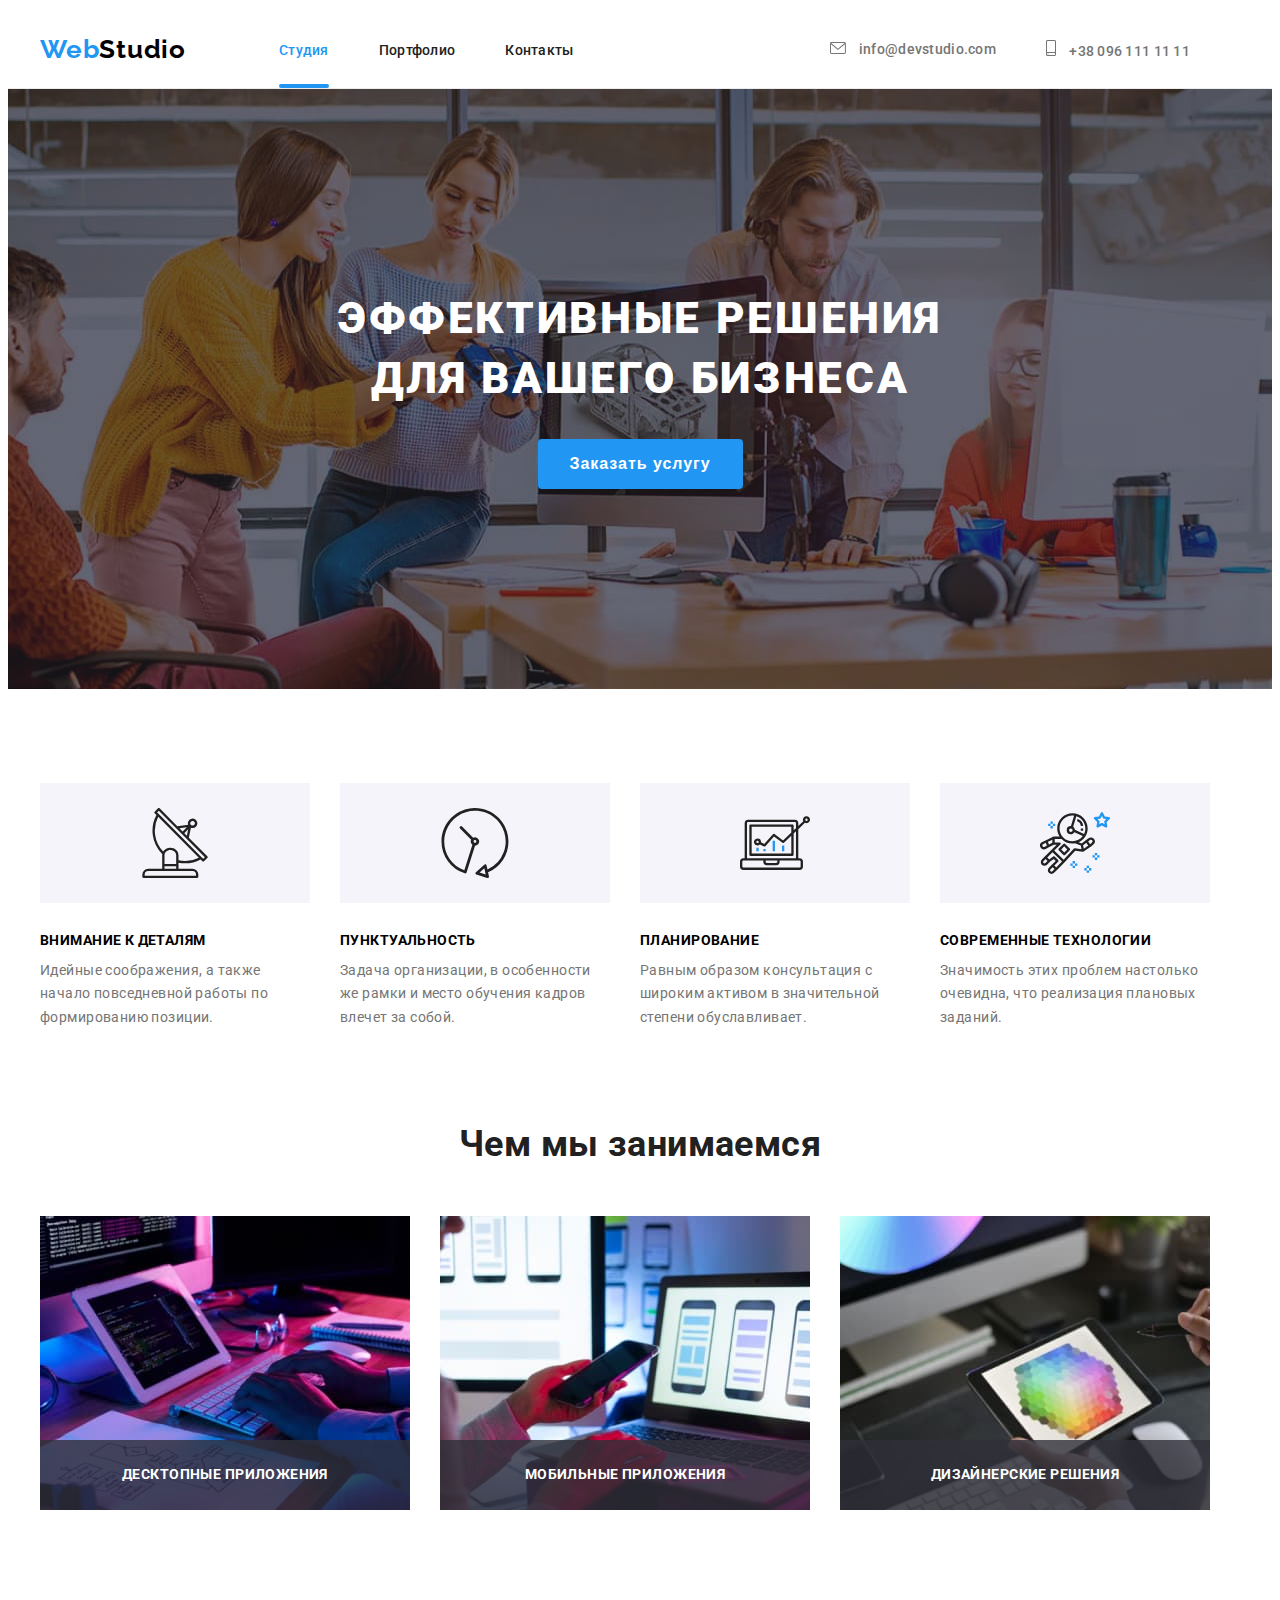
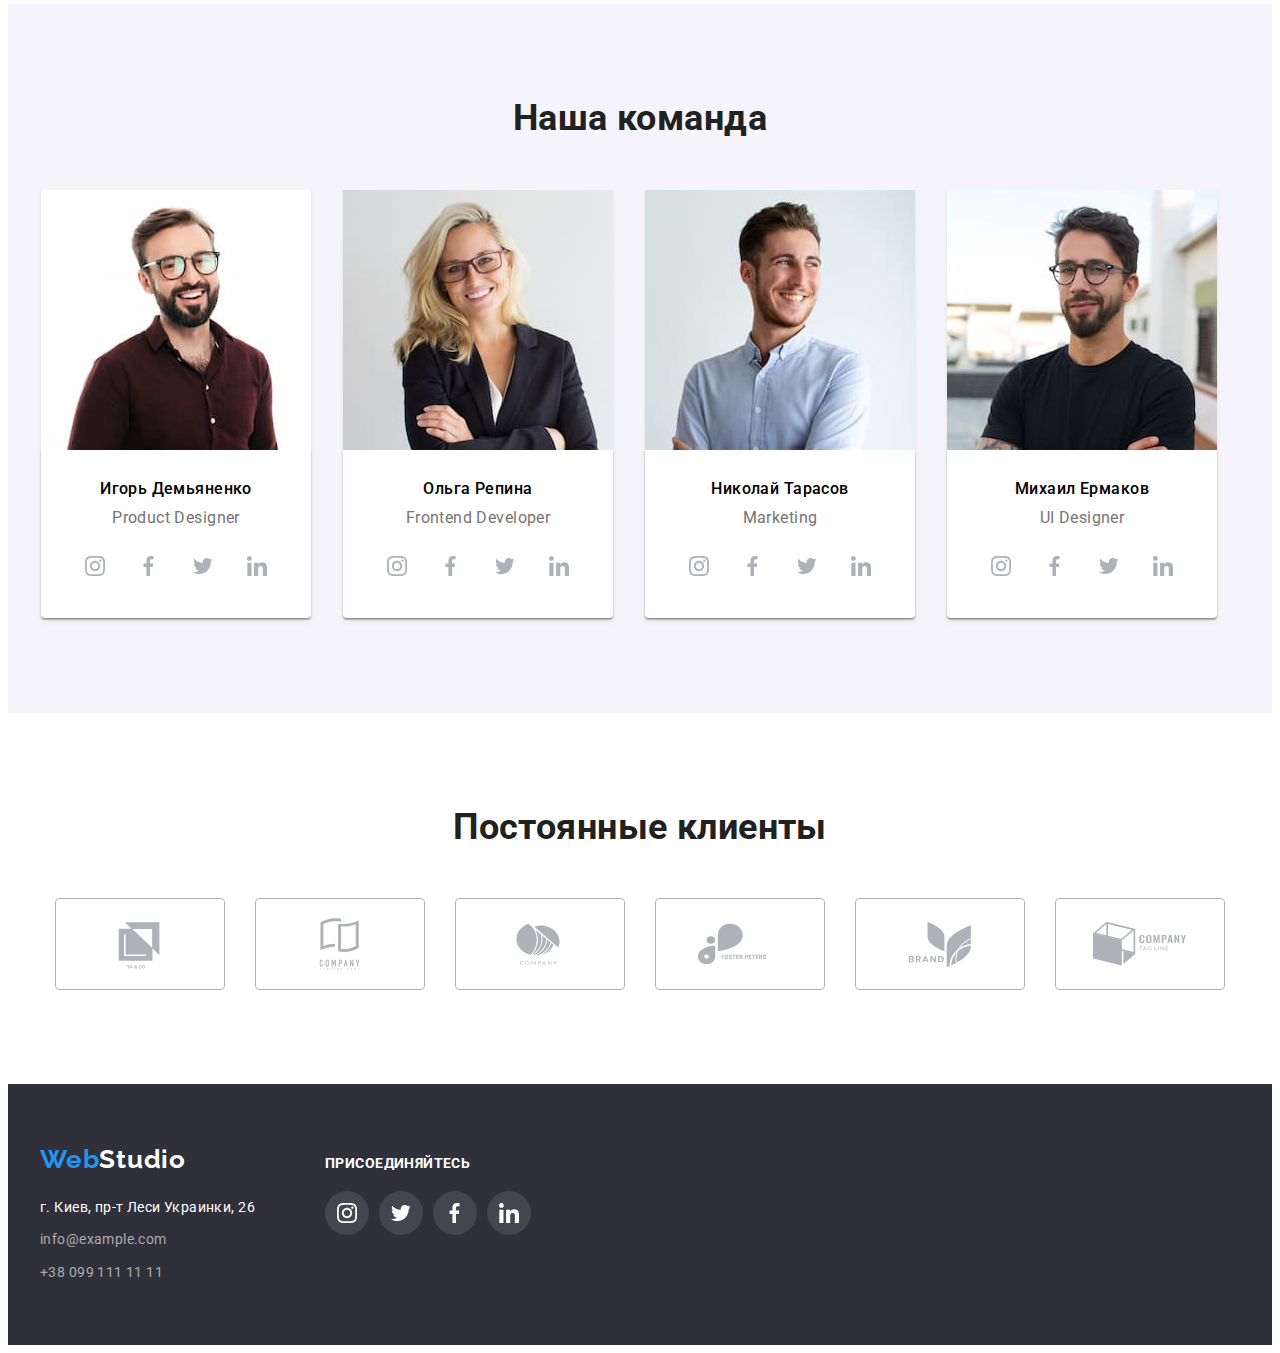
<file: index.html>
<!DOCTYPE html>
<html lang="ru">
<head>
    <meta charset="UTF-8">
    <meta http-equiv="X-UA-Compatible" content="IE=edge">
    <meta name="viewport" content="width=device-width, initial-scale=1.0">
    <link rel="preconnect" href="https://fonts.googleapis.com">
    <link rel="preconnect" href="https://fonts.gstatic.com" crossorigin>
    <link href="https://fonts.googleapis.com/css2?family=Raleway:wght@700&family=Roboto:wght@400;500;700;900&display=swap"
        rel="stylesheet">
    <link rel="stylesheet" href="https://cdnjs.cloudflare.com/ajax/libs/modern-normalize/1.1.0/modern-normalize.min.css"
        integrity="sha512-wpPYUAdjBVSE4KJnH1VR1HeZfpl1ub8YT/NKx4PuQ5NmX2tKuGu6U/JRp5y+Y8XG2tV+wKQpNHVUX03MfMFn9Q=="
        crossorigin="anonymous" referrerpolicy="no-referrer"/>
    <link rel="stylesheet" href="css/styles.css">
    <title>Document</title>
</head>
    <body>
    <!--Заголовок-->
        <header class="head-height">
        <div class="container">
            <div class="main-nav">
            <nav class="main-nav">
                <a class="webstudio" href="index.html"> <span class="web">Web</span>Studio</a>
                 <ul class="header-name-list">
                    <li><a class="social-link current" href="index.html"><span class="studio-text-color">Студия</span></a></li>
                    <li><a class="social-link" href="portfolio.html">Портфолио</a></li>
                    <li><a class="social-link" href="">Контакты</a></li>
                    </ul>
            </nav>
                <ul class="header-mail-contacts">
                    <li class="head-icon-sections"><a href="mailto:info@devstudio.com" class="header-contacts icons-header">
                        <svg class="tell-svg" width="16" height="12">
                            <use href="./images/icons.svg#icon-envelope-hover"></use>
                        </svg>
                        info@devstudio.com</a>
                </li>
                    <li class="head-icon-sections"><a href="tel:+380961111111" class="header-contacts icons-header">
                        <svg class="tell-svg" width="10" height="16">
                            <use href="./images/icons.svg#icon-smartphone"></use>
                        </svg>
                        +38 096 111 11 11</a>
                    </li>
                </ul>
            </div>
        </div>
    </header>
    <main>
        <section class="section-background-color main-container">
            <div class="container">
            <h1 class="section-effective-solutions">Эффективные решения для вашего бизнеса</h1>
            <button type="button" class="button-style" data-modal-open> Заказать услугу</button>
        </div>
    </section>

        <!--Секция:Основной материал сайта-->
        <section class="material-section">
            <div class="container">
            <h2 class="invisible">Основной материал</h2>
            <ul class="section-main-material list">
                <li class="list-about icon-antenna">
                    <h3 class="section-name-main-material">Внимание к деталям</h3>
                    <p class="main-material-text">Идейные соображения, а также начало повседневной работы по формированию позиции.</p>
                </li>
                <li class="list-about icon-clock">
                    <h3 class="section-name-main-material">Пунктуальность</h3>
                    <p class="main-material-text">Задача организации, в особенности же рамки и место обучения кадров влечет за собой.</p>
                </li>
                <li class="list-about icon-grafik">
                    <h3 class="section-name-main-material">Планирование</h3>
                    <p class="main-material-text">Равным образом консультация с широким активом в значительной степени обуславливает.</p>
                </li>
                <li class="list-about icon-cosmic">
                    <h3 class="section-name-main-material">Современные технологии</h3>
                    <p class="main-material-text">Значимость этих проблем настолько очевидна, что реализация плановых заданий.</p>
                </li>
            </ul>
            </div>      
          </section>
     
        <!--Секция:Чем мы занимаемся-->
        <section class="img-section">
        <div class="container">
                <h2 class="occupation-team-sections"> Чем мы занимаемся </h2>
                    <ul class="img-occupation list">
                        <li class="img-material-section">
                            <div class="about-item-wrap">
                            <img src="images/img.jpg" alt="MacBook-work" width="370" height="294" />
                                <p class="about-img-text-section">Десктопные приложения</p>
                            </div>
                        </li>
                        <li class="img-material-section">
                            <div class="about-item-wrap">
                            <img src="./images/box2.jpg" alt="Mobile-app" width="370" height="294" />
                            <p class="about-img-text-section">Мобильные приложения</p>
                            </div>
                        </li>
                        <li class="img-material-section">
                            <div class="about-item-wrap">
                            <img src="./images/box3.jpg" alt="work-on-a-tablet" width="370" height="294" />
                            <p class="about-img-text-section">Дизайнерские решения</p>
                        </div>
                        </li>
                    </ul>
        </div>
        </section>
        <!--Секция:Наша команда-->
        <section class="background-color-team material-section">
            <div class="container">
            <h2 class="occupation-team-sections"><span class="invisible-title">Наша команда</span></h2>
            <ul class="team-block-section list">
                <li class="team-img"><img src="./images/IgorDemianenko.jpg" alt="Игорь Демьяненко" width="270" height="260" />
                    <div class="team-paddings team-cards-shadow">
                    <h3 class="team-name-section">Игорь Демьяненко</h3>
                    <p class="proffesin-section">Product Designer</p>
                    <ul class="team-social-list list">
                        <li class="team-social-item">
                        <a 
                        href="" 
                        class="team-social-link"
                        >
                         <svg  class="team-social-icons" 
                            width="20" 
                            height="20">
                            <use href="./images/icons.svg#icon-instagram2"></use>
                            </svg>
                           </a>
                        </li>
                        <li class="team-social-item">
                            <a 
                            href="" 
                            class="team-social-link"
                           >
                            <svg class="team-social-icons" 
                            width="20" 
                            height="20">
                            <use href="images/icons.svg#icon-twiter"></use>
                            </svg>
                            </a>
                        </li>
                        <li class="team-social-item">
                            <a 
                            href="" 
                            class="team-social-link"
                            >
                        <svg class="team-social-icons" 
                            width="20" 
                            height="20">
                        <use href="images/icons.svg#icon-facebook"></use>
                        </svg>
                        </a>
                        </li>
                        <li class="team-social-item">
                            <a 
                            href="" 
                            class="team-social-link"
                            >
                        <svg class="team-social-icons" 
                            width="20" 
                            height="20">
                            <use href="images/icons.svg#icon-linkedin"></use>
                        </svg>
                        </a>
                        </li>
                    </ul>
                </div>  
                </li>
                <li class="team-img"><img src="./images/OlgaRepina.jpg" alt="Ольга Репина" width="270" height="260" />
                    <div class="team-paddings team-cards-shadow">
                    <h3 class="team-name-section">Ольга Репина</h3>
                    <p class="proffesin-section">Frontend Developer</p>
                    <ul class="team-social-list list">
                        <li class="team-social-item">
                            <a href="" class="team-social-link">
                                <svg class="team-social-icons" width="20" height="20">
                                    <use href="./images/icons.svg#icon-instagram2"></use>
                                </svg>
                            </a>
                        </li>
                        <li class="team-social-item">
                            <a href="" class="team-social-link">
                                <svg class="team-social-icons" width="20" height="20">
                                    <use href="images/icons.svg#icon-twiter"></use>
                                </svg>
                            </a>
                        </li>
                        <li class="team-social-item">
                            <a href="" class="team-social-link">
                                <svg class="team-social-icons" width="20" height="20">
                                    <use href="images/icons.svg#icon-facebook"></use>
                                </svg>
                            </a>
                        </li>
                        <li class="team-social-item">
                            <a href="" class="team-social-link">
                                <svg class="team-social-icons" width="20" height="20">
                                    <use href="images/icons.svg#icon-linkedin"></use>
                                </svg>
                            </a>
                        </li>
                    </ul>
                </div>
                </li>
                <li class="team-img"><img src="./images/NicolaiTarasov.jpg" alt="Николай Тарасов" width="270" height="260" />
                    <div class="team-paddings team-cards-shadow">
                    <h3 class="team-name-section">Николай Тарасов</h3>
                    <p class="proffesin-section">Marketing</p>
                    <ul class="team-social-list list">
                        <li class="team-social-item">
                            <a href="" class="team-social-link">
                                <svg class="team-social-icons" width="20" height="20">
                                    <use href="./images/icons.svg#icon-instagram2"></use>
                                </svg>
                            </a>
                        </li>
                        <li class="team-social-item">
                            <a href="" class="team-social-link">
                                <svg class="team-social-icons" width="20" height="20">
                                    <use href="images/icons.svg#icon-twiter"></use>
                                </svg>
                            </a>
                        </li>
                        <li class="team-social-item">
                            <a href="" class="team-social-link">
                                <svg class="team-social-icons" width="20" height="20">
                                    <use href="images/icons.svg#icon-facebook"></use>
                                </svg>
                            </a>
                        </li>
                        <li class="team-social-item">
                            <a href="" class="team-social-link">
                                <svg class="team-social-icons" width="20" height="20">
                                    <use href="images/icons.svg#icon-linkedin"></use>
                                </svg>
                            </a>
                        </li>
                    </ul>
                </div>
                </li>
                <li class="team-img"><img src="./images/Michael.jpg" alt="Михаил Ермаков" width="270" height="260" />
                    <div class="team-paddings team-cards-shadow"> 
                    <h3 class="team-name-section">Михаил Ермаков</h3>
                    <p class="proffesin-section">UI Designer</p>
                    <ul class="team-social-list list">
                        <li class="team-social-item">
                            <a href="" class="team-social-link">
                                <svg class="team-social-icons" width="20" height="20">
                                    <use href="./images/icons.svg#icon-instagram2"></use>
                                </svg>
                            </a>
                        </li>
                        <li class="team-social-item">
                            <a href="" class="team-social-link">
                                <svg class="team-social-icons" width="20" height="20">
                                    <use href="images/icons.svg#icon-twiter"></use>
                                </svg>
                            </a>
                        </li>
                        <li class="team-social-item">
                            <a href="" class="team-social-link">
                                <svg class="team-social-icons" width="20" height="20">
                                    <use href="images/icons.svg#icon-facebook"></use>
                                </svg>
                            </a>
                        </li>
                        <li class="team-social-item">
                            <a href="" class="team-social-link">
                                <svg class="team-social-icons" width="20" height="20">
                                    <use href="images/icons.svg#icon-linkedin"></use>
                                </svg>
                            </a>
                        </li>
                    </ul>
                </div>
                </li>
            </ul>
            </div>
        </section>
       <!-- Наши клиенты -->
       <section class="material-section">
<div class="container">
    <h2 class="section-clients-title">Постоянные клиенты</h2>
    <ul class="client-list list">
        <li class="clients-item">
            <a class="clients-link"  href="">
            <svg class="icon-clients" width="106" height="60">
            <use href="./images/icons.svg#icon-yago"></use>
            </svg>
            </a>
        </li>
        <li class="clients-item">
            <a class="clients-link" href="">
<svg class="icon-clients" width="106" height="60">
    <use href="./images/icons.svg#icon-tag_line_comp"></use>
</svg>
            </a>
        </li>
        <li class="clients-item">
            <a class="clients-link" href="">
<svg class="icon-clients" width="106" height="60">
    <use href="./images/icons.svg#icon-conpany"></use>
</svg>
            </a>
        </li>
        <li class="clients-item">
            <a class="clients-link" href="">
<svg class="icon-clients" width="106" height="60">
    <use href="./images/icons.svg#icon-foster-petters"></use>
</svg>
            </a>
        </li>
        <li class="clients-item">
            <a class="clients-link" href="">
<svg class="icon-clients" width="106" height="60">
    <use href="./images/icons.svg#icon-brand"></use>
</svg>
            </a>
        </li>
        <li class="clients-item">
            <a class="clients-link" href="">
            <svg class="icon-clients" width="106" height="60">
                <use href="./images/icons.svg#icon-company-tag"></use>
            </svg>    
            </a>
        </li>
    </ul>

</div>
</section>
    </main>
    <footer class="footer-paddings">
        <div class="container">
            <div class="all-footer-menu">
            <div class="footer-menu-logo">
            <a class="studio-footer" href="index.html"> <span class="web">Web</span>Studio</a>
            <address>
                <ul class="list">
                    <li class="footer-section-li"><a class="footer-address-section" href="https://www.google.com/maps/d/viewer?msa=0&mid=10uSM3H-mIU3GznYo2szRIEphczw&ll=50.42732223110121%2C30.538093590064918&z=17"
                        target="blanc" rel="noopener noreferre">
                        г. Киев, пр-т Леси Украинки, 26</a></li>
                    <li class="footer-li-addres-section"><a class="footer-contact-section" href="mailto:info@example.com" title="info@example.com">info@example.com</a></li>
                    <li><a class="footer-tell-section" href="tel:+380991111111" title="+380991111111">+38 099 111 11 11</a></li>
                </ul>
            </address>
            </div>
            <div class="right-footer-container">
            <strong class="right-footer-title">ПРИСОЕДИНЯЙТЕСЬ</strong>
            <ul class="right-footer-list list">
                <li class="right-footer-item">
            <a href="" class="right-footer-link">
            <svg class="right-footer-icons" width="20" height="20">
                <use href="./images/icons.svg#icon-instagram2"></use>
            </svg>
            </a>
                </li>
                <li class="right-footer-item">
            <a href="" class="right-footer-link">
            <svg class="right-footer-icons" width="20" height="20">
                <use href="./images/icons.svg#icon-facebook"></use>
            </svg>
            </a>
                </li>
                <li class="right-footer-item">
            <a href="" class="right-footer-link">
            <svg class="right-footer-icons" width="20" height="20">
                <use href="./images/icons.svg#icon-twiter"></use>
            </svg>
        </a>
                </li>
                <li class="right-footer-item">
        <a href="" class="right-footer-link">
            <svg class="right-footer-icons" width="20" height="20">
                <use href="./images/icons.svg#icon-linkedin"></use>
            </svg>
            </a>
                </li>
             </ul>
            </div>
            </div>
        </div>  
    </footer>
<div class="backdrop is-hidden" data-modal>
    <div class="modal">
        <button type="button" class="modal-close" data-modal-close>
        <svg class="close-icon-modal" width="11px" height="11px">
            <use href="./images/close.svg#icon-close"></use>
        </svg>
    </button>
    </div>
</div>
<script src="js/modal.js"></script>
</body>

</html>
</file>
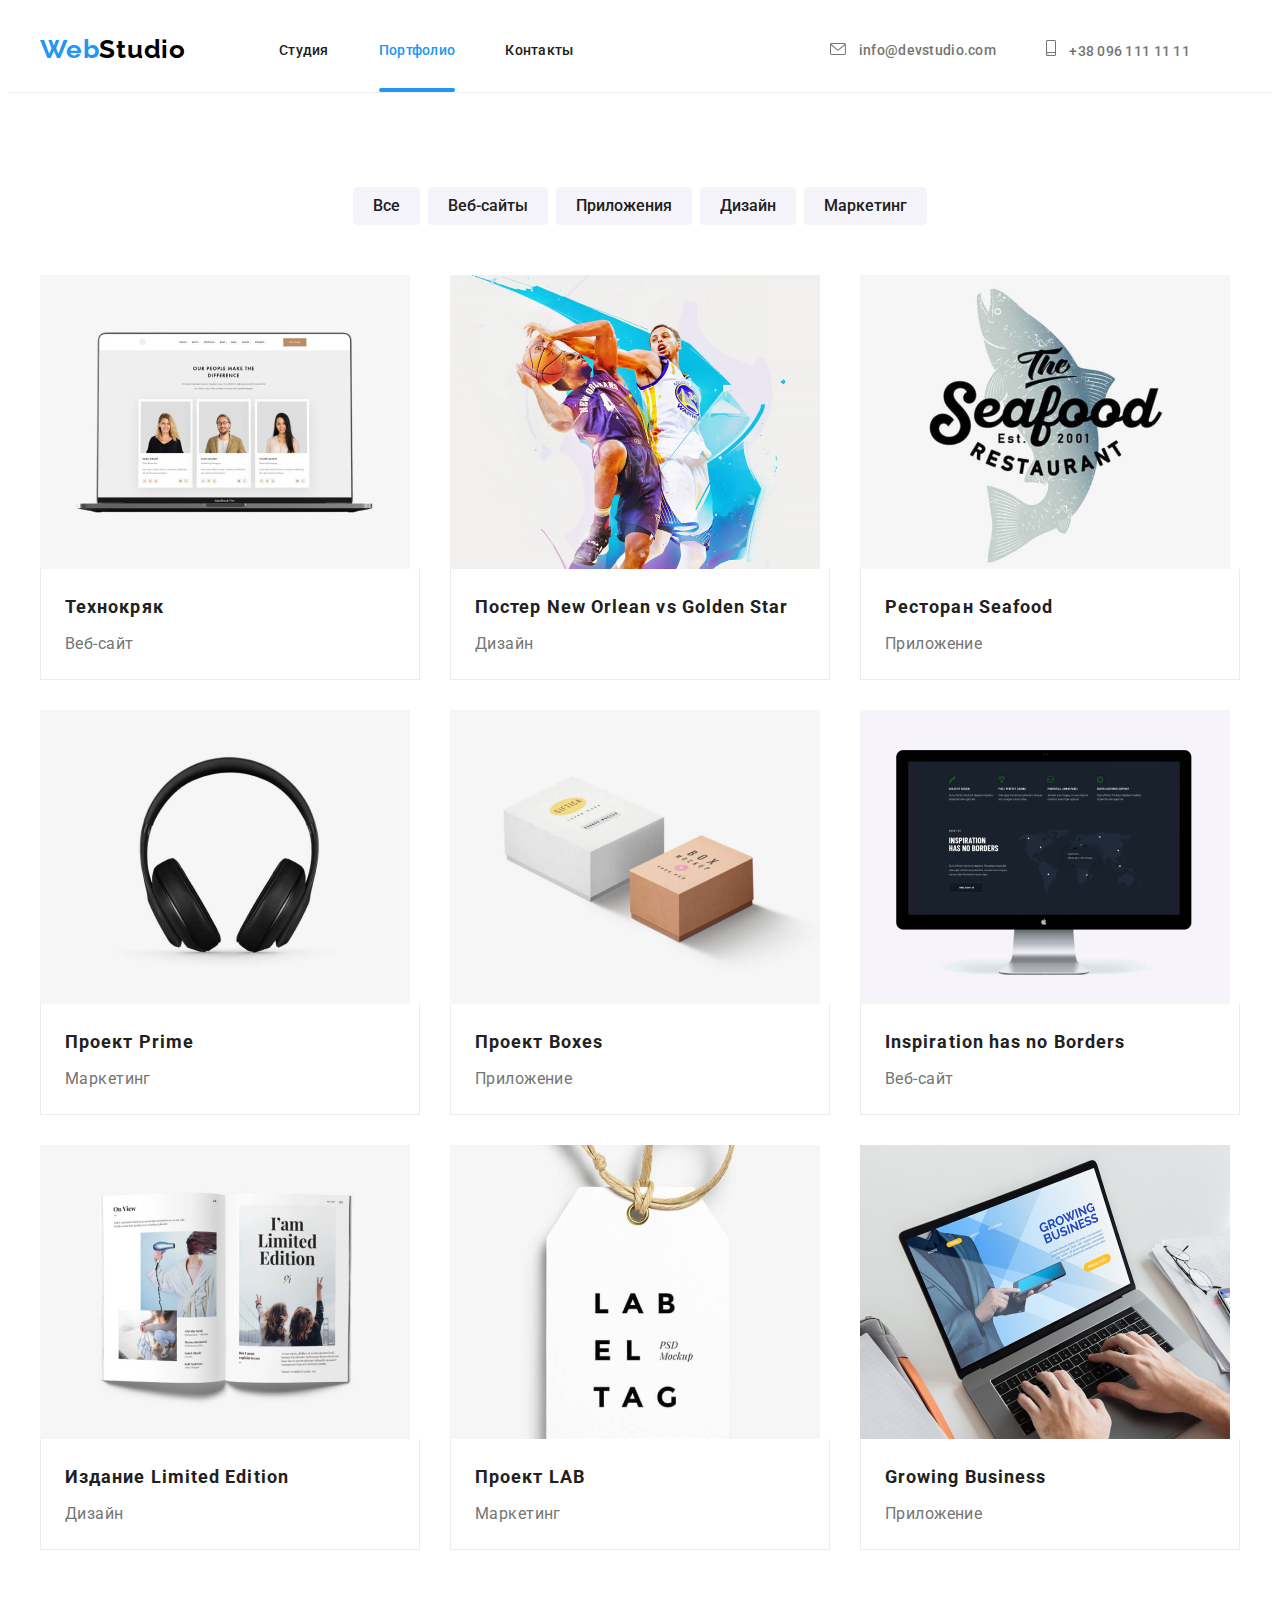
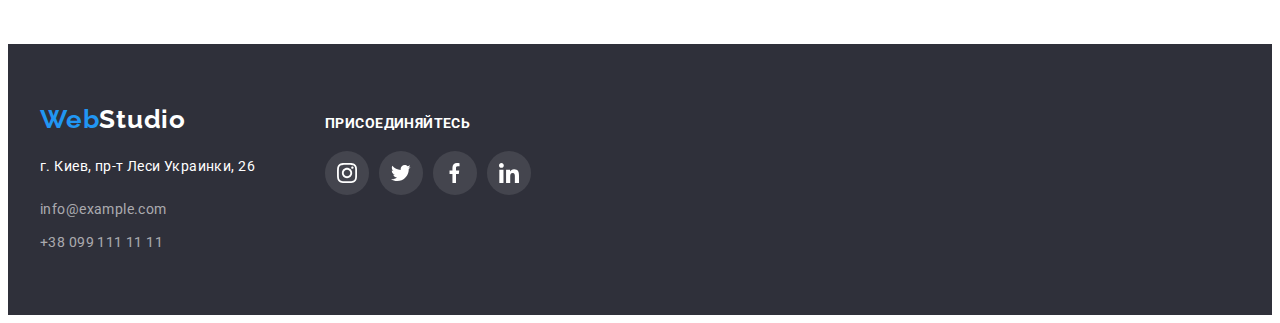
<file: portfolio.html>
<!DOCTYPE html>
<html lang="ru">
<head>
    <meta charset="UTF-8">
    <meta http-equiv="X-UA-Compatible" content="IE=edge">
    <meta name="viewport" content="width=device-width, initial-scale=1.0">
    <link rel="preconnect" href="https://fonts.googleapis.com">
    <link rel="preconnect" href="https://fonts.gstatic.com" crossorigin>
    <link href="https://fonts.googleapis.com/css2?family=Raleway:wght@700&family=Roboto:wght@400;500;700;900&display=swap"
    rel="stylesheet">
    <link rel="stylesheet" href="https://cdnjs.cloudflare.com/ajax/libs/modern-normalize/1.1.0/modern-normalize.min.css"
        integrity="sha512-wpPYUAdjBVSE4KJnH1VR1HeZfpl1ub8YT/NKx4PuQ5NmX2tKuGu6U/JRp5y+Y8XG2tV+wKQpNHVUX03MfMFn9Q=="
        crossorigin="anonymous" referrerpolicy="no-referrer" />
    <link rel="stylesheet" href="css/styles.css">
    <title>Portfolio</title>
</head>
<body>
    <!--Шапка сайта-->
    <header class="border-header">
        <div class="container">
        <div class="main-nav">
        <nav class="main-nav">
            <a class="webstudio" href="portfolio.html"> <span class="web">Web</span>Studio</a>
            <ul class="header-name-list">
                <li><a class="social-link" href="index.html">Студия</a></li>
                <li><a class="social-link current-portfolio" href="portfolio.html"><span class="portfolio-text-color">Портфолио</span></a></li>
                <li><a class="social-link" href="">Контакты</a></li>
            </ul>
        </nav>
    <ul class="header-mail-contacts">
        <li><a href="mailto:info@devstudio.com" class="header-contacts icons-header">
                <svg class="tell-svg" width="16" height="12">
                            <use href="./images/icons.svg#icon-envelope-hover"></use>
                        </svg>
                        info@devstudio.com</a>
                    </li>
        <li><a href="tel:+380961111111" class="header-contacts icons-header">
            <svg class="tell-svg" width="10" height="16">
                <use href="./images/icons.svg#icon-smartphone"></use>
            </svg>
            +38 096 111 11 11</a>
        </li>
    </ul>
</div>
</div>
    </header>
    <!--Основная информация сайта-->
<main>
     <section class="material-section">
        <div class="container">
        <h1 class="invisible">Основная информация сайта</h1>
        <ul class="button-list-item">
            <li class="button-setting"><button class="main-name-section" type="button">Все</button></li>
            <li class="button-setting"><button class="main-name-section" type="button">Веб-сайты</button></li>
            <li class="button-setting"><button class="main-name-section" type="button">Приложения</button></li>
            <li class="button-setting"><button class="main-name-section" type="button">Дизайн</button></li>
            <li class="button-setting"><button class="main-name-section" type="button">Маркетинг</button></li>
        </ul>
        
    <!--Картинки сайтов-->
        <ul class="portfolio-list list">
            <li class="portfolio-image">
                <a class="list-text-decor" href="Teghnohriak"  target="_blank" rel="noopener noreferrer">
                    <div class="item-discription-box">
                    <img src="./images/tehnohriak.png" alt="Teghohriak" width="370" />
                    <p class="portfolio-item-discription">Технокряк это современная площадка распространения коронавируса. Компании
                            используют эту платформу для цифрового
                            шпионажа и атак на защищённые сервера конкурентов.</p>
                    </div>
                <div class="portfolio-content-size">
            <h2 class="portfolio-name-content">Технокряк</h2>
            <p class="portfolio-text-section">Веб-сайт</p>
           </div>
           </a>
           </li>
            <li class="portfolio-image">
                <a class="list-text-decor" href="NewOrlean" target="_blank" rel="noopener noreferrer">
                    <div class="item-discription-box">
                    <img src="./images/posternevorlean.png" alt="NewOrlean" width="370" />
                    <p class="portfolio-item-discription">Технокряк это современная площадка распространения коронавируса. Компании
                используют эту платформу для цифрового
                шпионажа и атак на защищённые сервера конкурентов.</p>
                </div>
                    <div class="portfolio-content-size">
            <h2 class="portfolio-name-content">Постер New Orlean vs Golden Star</h2>
            <p class="portfolio-text-section">Дизайн</p>
            </div>
            </a>
        </li>
            <li class="portfolio-image">
                <a class="list-text-decor" href="SeaFood" target="_blank" rel="noopener noreferrer">
                    <div class="item-discription-box">
                    <img src="./images/seaafood.png" alt="SeaFood" width="370"/>
            <p class="portfolio-item-discription">Технокряк это современная площадка распространения коронавируса. Компании
                используют эту платформу для цифрового
                шпионажа и атак на защищённые сервера конкурентов.</p>
            </div>
                    <div class="portfolio-content-size">
            <h2 class="portfolio-name-content">Ресторан Seafood</h2>
            <p class="portfolio-text-section">Приложение</p>
            </div>
            </a>
        </li>
            <li class="portfolio-image">
                <a class="list-text-decor" href="ProjectPrime" target="_blank" rel="noopener noreferrer">
                    <div class="item-discription-box">
                    <img src="./images/projectprimes.png" alt="ProjectPrime" width="370" />
                <p class="portfolio-item-discription">Технокряк это современная площадка распространения коронавируса. Компании
                используют эту платформу для цифрового
                шпионажа и атак на защищённые сервера конкурентов.</p>
                 </div>
                    <div class="portfolio-content-size">
            <h2 class="portfolio-name-content">Проект Prime</h2>
            <p class="portfolio-text-section">Маркетинг</p>
            </div>
            </a>
        </li>
            <li class="portfolio-image">
                <a class="list-text-decor" href="ProjectBoxes" target="_blank" rel="noopener noreferrer">
                    <div class="item-discription-box">
                    <img src="./images/boxess.png" alt="ProjectBoxes" width="370" />
                    <p class="portfolio-item-discription">Технокряк это современная площадка распространения коронавируса. Компании
                используют эту платформу для цифрового
                шпионажа и атак на защищённые сервера конкурентов.</p>
                 </div>
                    <div class="portfolio-content-size">
                <h2 class="portfolio-name-content">Проект Boxes</h2>
            <p class="portfolio-text-section">Приложение</p>
            </div>
            </a>
        </li>
            <li class="portfolio-image">
                <a class="list-text-decor" href="Ihbb" target="_blank" rel="noopener noreferrer">
                    <div class="item-discription-box">
                    <img src="./images/ihbb.png" alt="Ihbb" width="370" />
                    <p class="portfolio-item-discription">Технокряк это современная площадка распространения коронавируса. Компании
                используют эту платформу для цифрового
                шпионажа и атак на защищённые сервера конкурентов.</p>
                </div>
                    <div class="portfolio-content-size">
                <h2 class="portfolio-name-content">Inspiration has no Borders</h2>
            <p class="portfolio-text-section">Веб-сайт</p>
            </div>
            </a>
        </li>
            <li class="portfolio-image">
                <a class="list-text-decor" href="limitededitions" target="_blank" rel="noopener noreferrer">
                    <div class="item-discription-box">
                    <img src="./images/limitededitions.png" alt="limitededitions" width="370" />
                    <p class="portfolio-item-discription">Технокряк это современная площадка распространения коронавируса. Компании
                используют эту платформу для цифрового
                шпионажа и атак на защищённые сервера конкурентов.</p>
                </div>
                    <div class="portfolio-content-size">
                <h2 class="portfolio-name-content">Издание Limited Edition</h2>
            <p class="portfolio-text-section">Дизайн</p>
            </div>
            </a>
        </li>
            <li class="portfolio-image">
                <a class="list-text-decor" href="projectLab" target="_blank" rel="noopener noreferrer">
                    <div class="item-discription-box">
                    <img src="./images/lab.png" alt="projectLab" width="370"/>
                    <p class="portfolio-item-discription">Технокряк это современная площадка распространения коронавируса. Компании
                используют эту платформу для цифрового
                шпионажа и атак на защищённые сервера конкурентов.</p>
                </div>
                    <div class="portfolio-content-size">
                <h2 class="portfolio-name-content">Проект LAB</h2>
            <p class="portfolio-text-section">Маркетинг</p>
            </div>
            </a>
        </li>
            <li class="portfolio-image">
                <a class="list-text-decor" href="crowningbisines" target="_blank" rel="noopener noreferrer">
                    <div class="item-discription-box">
                    <img src="./images/crowningbisines.png" alt="crowningbisines" width="370" />
                    <p class="portfolio-item-discription">Технокряк это современная площадка распространения коронавируса. Компании
                используют эту платформу для цифрового
                шпионажа и атак на защищённые сервера конкурентов.</p>
                </div>
                    <div class="portfolio-content-size">
                <h2 class="portfolio-name-content">Growing Business</h2>
            <p class="portfolio-text-section">Приложение</p>
        </div>
        </a>
        </li>
        </ul>
        </div>
    </section>
   
</main>
<!--Инфа Футерa-->
<footer class="footer-menu">
    <div class="container">
        <div class="all-footer-menu">
        <div class="footer-menu-logo">
        <a class="studio-footer" href="index.html"> <span class="web">Web</span>Studio</a>
        <address>
        <ul class="list">
            <li class="footer-section-li"><a class="footer-address-section" href="https://www.google.com/maps/d/viewer?msa=0&mid=10uSM3H-mIU3GznYo2szRIEphczw&ll=50.42732223110121%2C30.538093590064918&z=17"
                    target="blanc" rel="noopener noreferre">
                    г. Киев, пр-т Леси Украинки, 26</a></li>
            <li class="footer-section-li"><a class="footer-contact-section" href="mailto:info@example.com" title="info@example.com">info@example.com</a></li>
            <li class="footer-section-li"><a class="footer-contact-section" href="tel:+380991111111" title="+380991111111">+38 099 111 11 11</a></li>
        </ul>
        </address>
        </div>
        <div class="right-footer-container">
            <h3 class="right-footer-title">ПРИСОЕДИНЯЙТЕСЬ</h3>
            <ul class="right-footer-list list">
                <li class="right-footer-item">
                    <a href="" class="right-footer-link">
                        <svg class="right-footer-icons" width="20" height="20">
                            <use href="./images/icons.svg#icon-instagram2"></use>
                        </svg>
                    </a>
                </li>
                <li class="right-footer-item">
                    <a href="" class="right-footer-link twiter-background">
                        <svg class="right-footer-icons" width="20" height="20">
                            <use href="./images/icons.svg#icon-facebook"></use>
                        </svg>
                    </a>
                </li>
                <li class="right-footer-item">
                    <a href="" class="right-footer-link">
                        <svg class="right-footer-icons" width="20" height="20">
                            <use href="./images/icons.svg#icon-twiter"></use>
                        </svg>
                    </a>
                </li>
                <li class="right-footer-item">
                    <a href="" class="right-footer-link">
                        <svg class="right-footer-icons" width="20" height="20">
                            <use href="./images/icons.svg#icon-linkedin"></use>
                        </svg>
                    </a>
                </li>
            </ul>
        </div>
        </div>
    </div>
</footer>
</body>
</html>
</file>
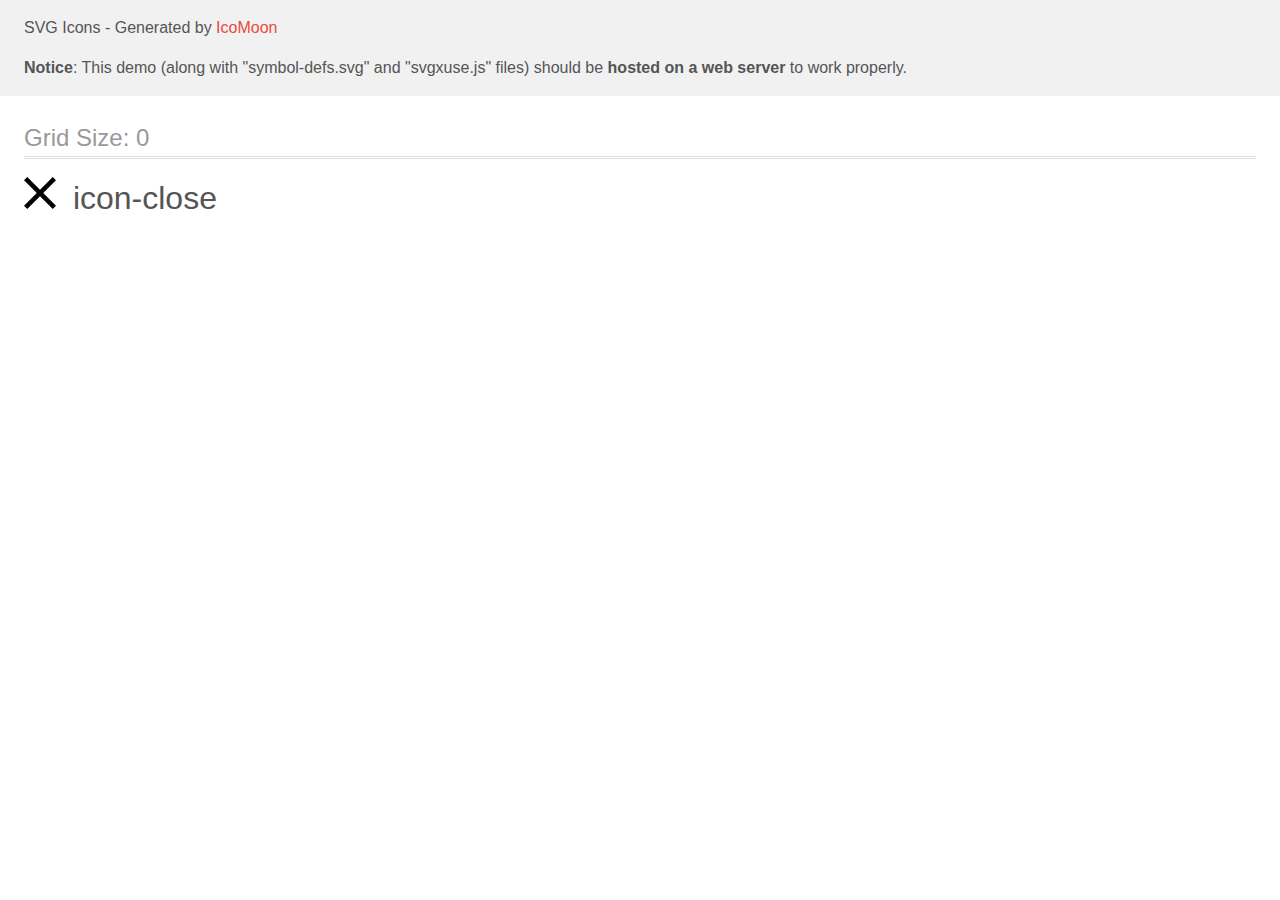
<file: images/icomoon (1)/demo-external-svg.html>
<!doctype html>
<html>
<head>
    <title>IcoMoon - SVG Icons</title>
    <meta charset="utf-8">
    <meta name="viewport" content="width=device-width, initial-scale=1">
    <link rel="stylesheet" href="demo-files/demo.css">
    <link rel="stylesheet" href="style.css">
</head>
<body>
<header class="bgc1 clearfix">
<div class="mhl">
    <p>SVG Icons - Generated by <a href="https://icomoon.io/app">IcoMoon</a></p><p><strong>Notice</strong>: This demo (along with "symbol-defs.svg" and "svgxuse.js" files) should be <b>hosted on a web server</b> to work properly.</p>
</div>
</header>
    <div class="clearfix mhl ptl">
        <h1 class="mvm mtn fgc1">Grid Size: 0</h1>
        <div class="glyph fs1">
            <div class="clearfix pbs">
                <svg class="icon icon-close"><use xlink:href="symbol-defs.svg#icon-close"></use></svg><span class="name"> icon-close</span>
            </div>
        </div>
  </div>
<script defer src="svgxuse.js"></script>
</body>
</html>
</file>
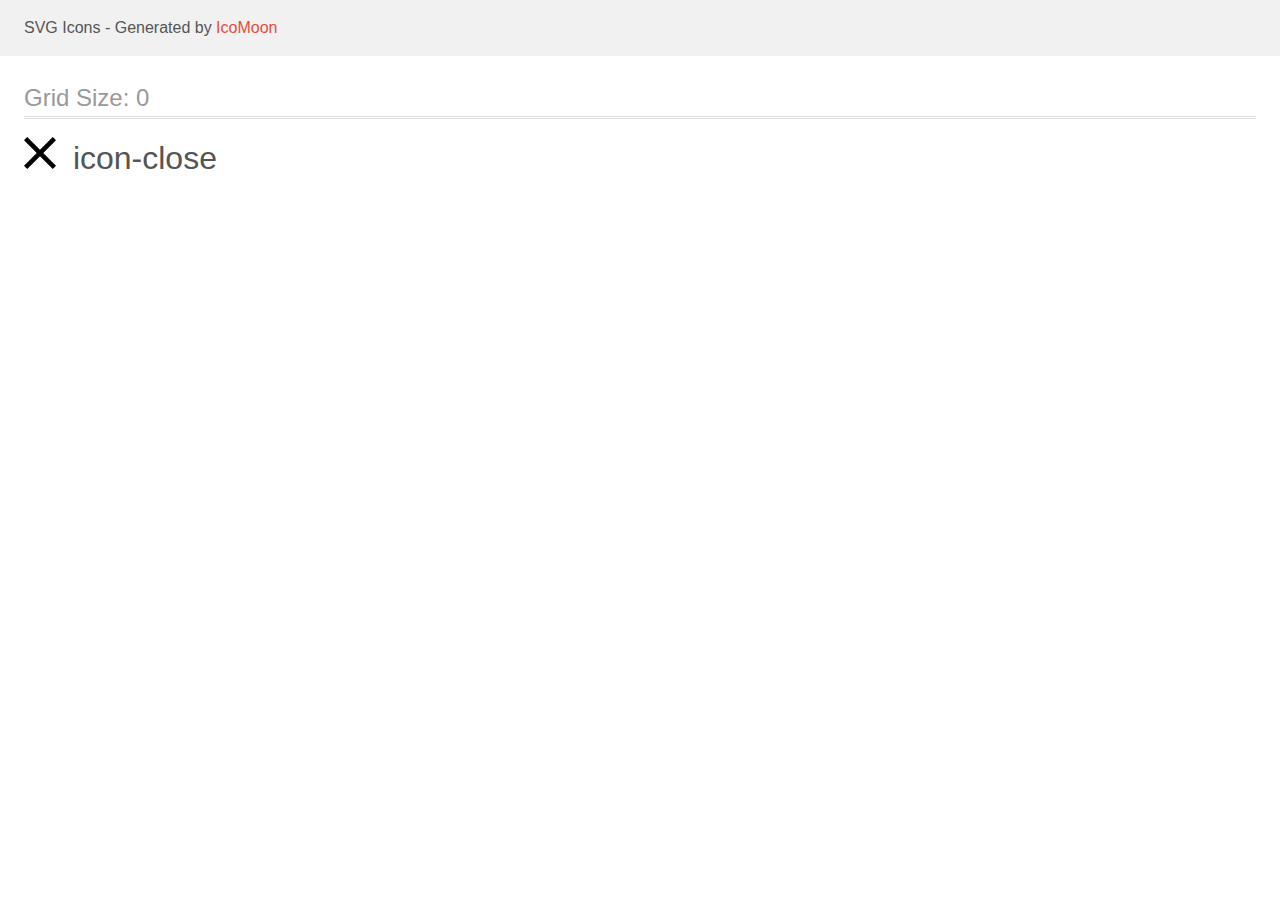
<file: images/icomoon (1)/demo.html>
<!doctype html>
<html>
<head>
    <title>IcoMoon - SVG Icons</title>
    <meta charset="utf-8">
    <meta name="viewport" content="width=device-width, initial-scale=1">
    <link rel="stylesheet" href="demo-files/demo.css">
    <link rel="stylesheet" href="style.css">
</head>
<body>
<svg aria-hidden="true" style="position: absolute; width: 0; height: 0; overflow: hidden;" version="1.1" xmlns="http://www.w3.org/2000/svg" xmlns:xlink="http://www.w3.org/1999/xlink">
<defs>
<symbol id="icon-close" viewBox="0 0 32 32">
<path d="M32 3.223l-3.223-3.223-12.777 12.777-12.777-12.777-3.223 3.223 12.777 12.777-12.777 12.777 3.223 3.223 12.777-12.777 12.777 12.777 3.223-3.223-12.777-12.777 12.777-12.777z"></path>
</symbol>
</defs>
</svg>

<header class="bgc1 clearfix">
<div class="mhl">
    <p>SVG Icons - Generated by <a href="https://icomoon.io/app">IcoMoon</a></p>
</div>
</header>
    <div class="clearfix mhl ptl">
        <h1 class="mvm mtn fgc1">Grid Size: 0</h1>
        <div class="glyph fs1">
            <div class="clearfix pbs">
                <svg class="icon icon-close"><use xlink:href="#icon-close"></use></svg><span class="name"> icon-close</span>
            </div>
        </div>
  </div>
<script defer src="svgxuse.js"></script>
</body>
</html>
</file>
<file: css/styles.css>
body {
  font-family: "Roboto", sans-serif;
  font-size: 14px;
  font-weight: normal;
  letter-spacing: 0.03em;
  background-color: var(--main-batton-address-color);
}
footer {
  background-color: var(--footer-main-background-color);
}
p,
h1,
h2,
h3,
h4 {
  margin: 0;
}
ul {
  margin: 0;
  padding-left: 0;
}
button {
  cursor: pointer;
}
img {
  display: block;
}
:root {
  --main-text-color: #757575;
  --main-batton-address-color: #ffffff;
  --accent-color: #2196f3;
  --portfolio-main-color: #212121;
  --webstudio-text-color: #000000;
  --background-text-button-color: #f5f4fa;
  --footer-main-background-color: #2f303a;
  --var-main-color: #e5e5e5;
}
/*-----------------WebStudio----------------*/
.list {
  list-style: none;
}
.container {
  width: 1200px;
  padding-left: 15px;
  padding-right: 15px;
  margin: 0 auto;
}
.webstudio {
  font-family: Raleway, sans-serif;
  font-weight: 700;
  font-size: 26px;
  line-height: 1.19;
  letter-spacing: 0.03em;
  text-decoration: none;
  color: var(--webstudio-text-color);
  margin-top: 24px;
  margin-bottom: 25px;
  display: flex;
}
.web {
  color: #2196f3;
  text-decoration: none;
}

.main-nav {
  display: flex;
  align-items: center;
}

/*-----------------Header------------------*/
.head-height {
  height: 80px;
  border-bottom-style: solid;
  border-bottom-color: #ececec;
  border-width: 1px;
}
.social-link {
  font-weight: 500;
  line-height: 16px;
  letter-spacing: 0.02em;
  text-decoration: none;
  color: var(--portfolio-main-color);
  display: block;
  transition-property: color, background-color;
  transition-duration: 250ms;
  transition-timing-function: cubic-bezier(0.4, 0, 0.2, 1);
}
/* Нижнее подчеркивание в хедере */
.current {
  position: relative;
}
.current::after {
  content: "";
  width: 100%;
  height: 4px;
  border-radius: 2px;
  position: absolute;
  left: 0;
  background-color: var(--accent-color);
  bottom: -30px;
}
.current-portfolio {
  position: relative;
}
.current-portfolio::after {
  content: "";
  width: 100%;
  height: 4px;
  border-radius: 2px;
  position: absolute;
  left: 0;
  background-color: var(--accent-color);
  bottom: -34px;
}
.border-header {
  border-bottom: 1px solid #ececec;
}
.social-link:hover,
.social-link:focus {
  color: var(--accent-color);
}
.header-contacts:hover,
.header-contacts:focus {
  fill: var(--accent-color);
  color: var(--accent-color);
}

.header-name-list {
  font-weight: 500;
  line-height: 1.14;
  letter-spacing: 0.02em;
  color: hsl(0, 0%, 13%);
  text-decoration: none;
  display: flex;
  list-style: none;
  margin-left: 93px;
  margin-bottom: 32px;
  margin-top: 32px;
}
.header-name-list .social-link {
  margin-right: 50px;
}
.header-name-list .social-link:not(:last-child) {
  margin-right: 50px;
}

.studio-color {
  color: #2196f3;
}
.studio-text-color {
  color: #2196f3;
}
.header-mail-contacts {
  list-style: none;
  display: flex;
  align-items: center;
  margin-top: 32px;
  margin-bottom: 32px;
  margin-left: auto;
}
.header-mail-contacts .header-contacts {
  margin-right: 50px;
}
.header-mail-contacts .header-contacts:not(:last-child) {
  margin-right: 50px;
}
.header-contacts,
.header-tell {
  font-weight: 500;
  line-height: 1.14;
  letter-spacing: 0.02em;
  text-decoration: none;
  color: var(--main-text-color);
  transition-property: color, background-color;
  transition-duration: 250ms;
  transition-timing-function: cubic-bezier(0.4, 0, 0.2, 1);
}
.tell-svg {
  margin-right: 10px;
  align-items: center;
}
.head-icon-sections {
  display: flex;
  align-items: center;
}
.icons-header {
  fill: currentColor;
}
.icon-malito {
  fill: solid #757575;
}

/*------Секция основного материала--*/
.section-background-color {
  background-color: var(--footer-main-background-color);
  background-image: linear-gradient(
      rgba(47, 48, 58, 0.4),
      rgba(47, 48, 58, 0.4)
    ),
    url(../images/hero.img.jpg);
  background-repeat: no-repeat;
  background-position: center;
  background-size: cover;
  max-width: 1600px;
  margin-right: auto;
  margin-left: auto;
}

.main-container {
  text-align: center;
  padding-top: 200px;
  padding-bottom: 200px;
}

.material-section {
  padding-top: 94px;
  padding-bottom: 94px;
}

.section-effective-solutions {
  font-weight: 900;
  font-size: 44px;
  line-height: 1.36;
  text-align: center;
  letter-spacing: 0.06em;
  text-transform: uppercase;
  color: var(--main-batton-address-color);
  width: 696px;
  margin-right: auto;
  margin-left: auto;
  margin-bottom: 30px;
  display: block;
}
.button-style {
  display: inline-block;
  background-color: #2196f3;
  font-weight: 700;
  font-size: 16px;
  line-height: 1.87;
  border-radius: 4px;
  cursor: pointer;
  letter-spacing: 0.06em;
  color: var(--main-batton-address-color);
  text-align: center;
  border: none;
  padding-top: 10px;
  padding-bottom: 10px;
  padding-left: 32px;
  padding-right: 32px;
  transition-property: color, background-color;
  transition-duration: 250ms;
  transition-timing-function: cubic-bezier(0.4, 0, 0.2, 1);
}
.button-style:hover,
.button-style:focus {
  background-color: #188ce8;
}
/*------Секция рода занятий нашей организации--*/
.list-about:not(:last-child) {
  margin-right: 30px;
}
.list-about {
  width: 270px;
}
.section-name-main-material {
  font-weight: 700;
  font-size: 14px;
  line-height: 1.14;
  text-transform: uppercase;
  color: var(--main-name-text-color);
  margin-bottom: 10px;
  text-transform: uppercase;
  padding: 0px;
}
.main-material-text {
  line-height: 1.71;
  font-style: Regular;
  color: var(--main-text-color);
  padding: 0px;
  margin: 0px;
}
.section-main-material {
  display: flex;
}
.list-about::before {
  display: block;
  height: 120px;
  content: "";
  background-color: #f5f4fa;
  background-repeat: no-repeat;
  background-position: center;
  margin-bottom: 30px;
}
.icon-antenna::before {
  background-image: url(../images/antenna.svg);
}
.icon-clock::before {
  background-image: url(../images/clock.svg);
}
.icon-grafik::before {
  background-image: url(../images/diagram\ 1.svg);
}
.icon-cosmic::before {
  background-image: url(../images/astronaut.svg);
}
.img-occupation {
  display: flex;
  max-width: 100%;
  height: auto;
}
.img-section {
  padding-top: 0px;
  padding-bottom: 94px;
}
.img-material-section {
  display: block;
  margin-right: 30px;
}
.img-occupation .img-material-section:last-child {
  margin-right: 0px;
}
.img-occupation {
  flex-wrap: nowrap;
}
.invisible {
  display: none;
}
.about-item-wrap {
  display: block;
  position: relative;
}
.about-img-text-section {
  font-family: "Roboto";
  font-size: 14px;
  font-weight: 700;
  line-height: 1.14;
  letter-spacing: 0.03em;
  text-align: center;
  text-transform: uppercase;
  position: absolute;
  left: 0;
  bottom: 0;
  background-color: rgba(47, 48, 58, 0.8);
  color: var(--main-batton-address-color);
  padding: 27px 0;
  width: 100%;
  transition-property: color, background-color;
  transition-duration: 250ms;
  transition-timing-function: cubic-bezier(0.4, 0, 0.2, 1);
}
/*------Секция "наша команда"------*/
.background-color-team {
  background-color: var(--background-text-button-color);
}

.occupation-team-sections {
  font-weight: 700;
  font-size: 36px;
  line-height: 1.16;
  text-align: center;
  color: var(--portfolio-main-color);
  margin-bottom: 50px;
}
.team-block-section {
  display: flex;
}
.team-paddings {
  padding-top: 30px;
  padding-bottom: 30px;
}
.team-cards-shadow {
  box-shadow: 0px 1px 3px rgba(0, 0, 0, 0.12), 0px 1px 1px rgba(0, 0, 0, 0.14),
    0px 2px 1px rgba(0, 0, 0, 0.2);
  border-radius: 0px 0px 4px 4px;
}

.team-img {
  display: block;
  margin-right: 30px;
  border-left: 1px solid #ececec;
  border-right: 1px solid #ececec;
  border-bottom: 1px solid #ececec;
  box-shadow: 0 4px 4px 0 #ececec;
  background-color: #ffffff;
}
.team-block-section .team-img:last-child {
  margin-right: 0px;
}
.team-name-section {
  font-weight: 500;
  font-size: 16px;
  line-height: 1.18;
  text-align: center;
  color: var(--main-name-text-color);
  margin-bottom: 10px;
}
.team-social-list {
  display: flex;
  justify-content: center;
}

.team-social-item + .team-social-item {
  margin-left: 10px;
}

.team-social-link {
  width: 44px;
  height: 44px;
  background-color: #ffffff;
  display: flex;
  border-radius: 50%;
  justify-content: center;
  align-content: center;
  margin-top: 16px;
  transition-property: color, background-color;
  transition-duration: 250ms;
  transition-timing-function: cubic-bezier(0.4, 0, 0.2, 1);
}

.proffesin-section {
  font-size: 16px;
  line-height: 1.18;
  text-align: center;
  color: var(--main-text-color);
}
.team-social-icons {
  fill: #afb1b8;
  content: "";
  background-repeat: no-repeat;
  margin-top: 12px;
  cursor: pointer;
  transition-property: color, background-color;
  transition-duration: 250ms;
  transition-timing-function: cubic-bezier(0.4, 0, 0.2, 1);
}
/* ховер секции соц. сетей команды */
.team-social-link:hover,
.team-social-link:focus {
  background-color: #2196f3;
}
.team-social-link:hover .team-social-icons,
.team-social-link:focus .team-social-icons {
  fill: #ffffff;
}
/* Секция постоянных клиентов */

.section-clients-title {
  font-family: Roboto;
  font-style: normal;
  font-weight: 700;
  font-size: 36px;
  line-height: 1.16;
  letter-spacing: 0.03;
  color: #212121;
  text-decoration: none;
  text-align: center;
  margin-bottom: 50px;
}
.clients-item {
  width: 170px;
  height: 92px;
  left: 615px;
  top: 2493px;
  border: 1px solid #afb1b8;
  box-sizing: border-box;
  border-radius: 4px;
  margin-right: 30px;
  transition-property: color, background-color;
  transition-duration: 250ms;
  transition-timing-function: cubic-bezier(0.4, 0, 0.2, 1);
}
.clients-item:last-child {
  margin-right: 0px;
}
.icon-clients {
  transition-property: color, background-color;
  transition-duration: 250ms;
  transition-timing-function: cubic-bezier(0.4, 0, 0.2, 1);
}
.clients-item:hover,
.clients-item:focus {
  border-color: #2196f3;
}
.clients-item:hover .icon-clients,
.clients-item:focus .icon-clients {
  fill: #2196f3;
}
.client-list {
  display: flex;
  justify-content: center;
}
.clients-link {
  width: 106px;
  height: 60px;
  display: flex;
  justify-content: center;
  align-content: center;
  margin: 16px auto 16px auto;
  fill: #afb1b8;
}

/*-----------Секция футера-----------*/
.footer-paddings {
  padding-bottom: 60px;
  padding-top: 60px;
}
.studio-footer {
  font-family: Raleway;
  font-weight: 700;
  font-size: 26px;
  line-height: 1.17;
  letter-spacing: 0.03em;
  color: var(--main-batton-address-color);
  text-decoration: none;
  margin-bottom: 20px;
}

.footer-menu-logo {
  display: block;
}
.footer-menu {
  display: inline-block;
}
.footer-section-li:not(:last-child) {
  margin-bottom: 9px;
  margin-top: 20px;
}
.footer-li-addres-section {
  margin-bottom: 9px;
}
.footer-contact-section,
.footer-tell-section {
  font-style: normal;
  line-height: 1.71;
  color: rgba(255, 255, 255, 0.6);
  text-decoration: none;
  transition-property: color, background-color;
  transition-duration: 250ms;
  transition-timing-function: cubic-bezier(0.4, 0, 0.2, 1);
}
.footer-contact-section:hover,
.footer-contact-section:focus,
.footer-address-section:hover,
.footer-address-section:focus,
.footer-tell-section:hover,
.footer-tell-section:focus {
  color: var(--accent-color);
}

.footer-address-section {
  font-style: normal;
  text-decoration: none;
  line-height: 24px;
  color: var(--main-batton-address-color);
  transition-property: color, background-color;
  transition-duration: 250ms;
  transition-timing-function: cubic-bezier(0.4, 0, 0.2, 1);
}
.all-footer-menu {
  display: flex;
  align-items: baseline;
}
.right-footer-container {
  margin-left: 70px;
}
.right-footer-title {
  font-family: "Roboto", sans-serif;
  font-weight: 700;
  font-size: 14px;
  line-height: 16px;
  color: var(--main-batton-address-color);
  text-align: left;
  text-transform: uppercase;
  margin-bottom: 20px;
  display: block;
}
.right-footer-list {
  display: flex;
  justify-content: center;
  align-items: center;
}

.right-footer-item {
  justify-content: baseline;
  margin-right: 10px;
}
.right-footer-link {
  width: 44px;
  height: 44px;
  background-color: #44454e;
  display: flex;
  border-radius: 50%;
  justify-content: center;
  align-content: center;
  transition-property: color, background-color;
  transition-duration: 250ms;
  transition-timing-function: cubic-bezier(0.4, 0, 0.2, 1);
}
.right-footer-item:last-child {
  margin-right: 0px;
}
.right-footer-icons {
  fill: #ffffff;
  margin-top: 12px;
  cursor: pointer;
}
.right-footer-link:hover,
.right-footer-link:focus {
  background-color: #2196f3;
}

/*--Оформление основного материала Портфолио--*/
.portfolio-name-content {
  font-weight: 700;
  font-size: 18px;
  line-height: 2;
  letter-spacing: 0.06em;
  color: var(--portfolio-main-color);
  text-decoration: none;
  margin-bottom: 4px;
}
.portfolio-list {
  display: flex;
  justify-content: center;
  flex-wrap: wrap;
}
.portfolio-image {
  width: calc((100% - 60px) / 3);
  margin-right: 30px;
  margin-bottom: 30px;
}

.portfolio-image:nth-child(3n) {
  margin-right: 0px;
}
.portfolio-image:nth-last-child(-n + 3) {
  margin-bottom: 0px;
}
.portfolio-content-size {
  padding-top: 20px;
  padding-bottom: 20px;
  padding-left: 24px;
  padding-right: 24px;
  border-bottom: 1px solid #ececec;
  border-left: 1px solid #ececec;
  border-right: 1px solid #ececec;
  border-top-style: none;
}
/* эффекты текста списка ссылок портфолио */
.item-discription-box {
  position: relative;
  overflow: hidden;
}
.portfolio-item-discription {
  position: absolute;
  height: 100%;
  top: 0;
  left: 0;
  display: flex;
  align-items: center;
  padding: 63px 24px;
  font-size: 18px;
  line-height: 1.55;
  color: var(--main-batton-address-color);
  background-color: rgba(33, 150, 243, 0.9);
  transition-property: transform;
  transition-duration: 250ms;
  transform: translateY(101%);
  transition-timing-function: cubic-bezier(0.4, 0, 0.2, 1);
}
/* ховер списка ссылок портфолио */
.list-text-decor:hover .portfolio-item-discription,
.list-text-decor:focus .portfolio-item-discription {
  transform: translateY(0);
}
/* тень боксов списка ссылок портфолио */
.list-text-decor:hover,
.list-text-decor:focus {
  box-shadow: 0px 1px 1px rgba(0, 0, 0, 0.12), 0px 4px 4px rgba(0, 0, 0, 0.06),
    1px 4px 6px rgba(0, 0, 0, 0.16);
}
.list-text-decor {
  text-decoration: none;
  display: block;
  transition-property: color, background-color;
  transition-duration: 250ms;
  transition-timing-function: cubic-bezier(0.4, 0, 0.2, 1);
}
.portfolio-text-section {
  font-size: 16px;
  line-height: 1.87;
  color: var(--main-text-color);
  text-decoration: none;
}
.button-list-item {
  display: flex;
  justify-content: center;
  margin-bottom: 50px;
  list-style: none;
}
.button-setting {
  display: list-item;
  margin-right: 8px;
  list-style: none;
}
.main-name-section {
  display: list-item;
  font-family: inherit;
  font-style: Medium;
  font-weight: 500;
  font-size: 16px;
  line-height: 1.62;
  text-align: center;
  color: var(--portfolio-main-color);
  text-decoration: none;
  cursor: pointer;
  border: none;
  border-radius: 4px;
  padding: 6px 20px;
  background: var(--background-text-button-color);
  transition-property: color, background-color;
  transition-duration: 250ms;
  transition-timing-function: cubic-bezier(0.4, 0, 0.2, 1);
}
.button-list-item .button-setting:last-child {
  margin-right: 0px;
}

/*---------------псевдоклас контактов портфолио------------*/
.main-name-section:hover,
.main-name-section:focus {
  background-color: #188ce8;
  color: var(--main-batton-address-color);
  cursor: pointer;
  box-shadow: 0px 4px 4px rgba(0, 0, 0, 0.25);
}
.portfolio-text-color {
  color: #2196f3;
}
.footer-menu {
  display: block;
  padding-top: 60px;
  padding-bottom: 60px;
}
.foter-addres-list {
  padding-top: 20px;
}
.footer-border {
  border-style: solid 1px #000000;
  box-shadow: 0 4px 4px 0 #000000;
}
/* Бэкдроп модалки */
.backdrop {
  background-color: rgba(0, 0, 0, 0.2);
  position: fixed;
  top: 0;
  width: 100vw;
  height: 100vh;
  transition: opacity 500ms, visibility 500ms;
}

.modal {
  position: absolute;
  width: 528px;
  height: 581px;
  top: 50%;
  left: 50%;
  background-color: var(--main-batton-address-color);
  box-shadow: 0px 1px 3px rgba(0, 0, 0, 0.12), 0px 1px 1px rgba(0, 0, 0, 0.14),
    0px 2px 1px rgba(0, 0, 0, 0.2);
  border-radius: 4px;
  transform: translate(-50%, -50%) scale(1);
}
.modal-close {
  position: absolute;
  top: 8px;
  right: 8px;
  padding: 0;

  display: flex;
  justify-content: center;
  align-items: center;

  width: 30px;
  height: 30px;

  background-color: var(--main-batton-address-color);
  border: 1px solid rgba(0, 0, 0, 0.1);
  border-radius: 50%;
}
.is-hidden {
  opacity: 0;
  pointer-events: none;
  visibility: hidden;
}
</file>
<file: images/icomoon (1)/demo-files/demo.css>
body {
  padding: 0;
  margin: 0;
  font-family: sans-serif;
  font-size: 1em;
  line-height: 1.5;
  color: #555;
  background: #fff;
}
h1 {
  font-size: 1.5em;
  font-weight: normal;
  box-shadow: 0 1px #ddd, 0 2px #fff, 0 3px #ddd;
}
small {
  font-size: .66666667em;
}
a {
  color: #e74c3c;
  text-decoration: none;
}
a:hover, a:focus {
  box-shadow: 0 1px #e74c3c;
}
.bshadow0, input {
  box-shadow: inset 0 -2px #e7e7e7;
}
input:hover {
  box-shadow: inset 0 -2px #ccc;
}
input, fieldset {
  font-size: 1em;
  margin: 0;
  padding: 0;
  border: 0;
}
input {
  color: inherit;
  line-height: 1.5;
  height: 1.5em;
  padding: .25em 0;
}
input:focus {
  outline: none;
  box-shadow: inset 0 -2px #449fdb;
}
.glyph {
  font-size: 16px;
  margin-right: 1.5em;
  float: left;
  width: 17em;
}
svg {
  color: #000;
}
.liga {
  width: 80%;
  width: calc(100% - 2.5em);
}
.talign-right {
  text-align: right;
}
.talign-center {
  text-align: center;
}
.bgc1 {
  background: #f1f1f1;
}
.fgc0 {
  color: #000;
}
.fgc1 {
  color: #999;
}
p {
  margin-top: 1em;
  margin-bottom: 1em;
}
.mvm {
  margin-top: .75em;
  margin-bottom: .75em;
}
.mtn {
  margin-top: 0;
}
.mtl, .mal {
  margin-top: 1.5em;
}
.mbl, .mal {
  margin-bottom: 1.5em;
}
.mal, .mhl {
  margin-left: 1.5em;
  margin-right: 1.5em;
}
.mhmm {
  margin-left: 1em;
  margin-right: 1em;
}
.ptl {
  padding-top: 1.5em;
}
.pbs, .pvs {
  padding-bottom: .25em;
}
.pvs, .pts {
  padding-top: .25em;
}
.unit {
  float: left;
}
.unitRight {
  float: right;
}
.size1of2 {
  width: 50%;
}
.size1of1 {
  width: 100%;
}
.clearfix:before, .clearfix:after {
  content: " ";
  display: table;
}
.clearfix:after {
  clear: both;
}
.hidden-true {
  display: none;
}
.textbox0 {
  width: 3em;
  background: #f1f1f1;
  padding: .25em .5em;
  line-height: 1.5;
  height: 1.5em;
}
.fs0 {
  font-size: 16px;
}
.fs1 {
  font-size: 32px;
}
.name {
  margin-left: .25em;
}
</file>
<file: images/icomoon (1)/style.css>
.icon {
  display: inline-block;
  width: 1em;
  height: 1em;
  stroke-width: 0;
  stroke: currentColor;
  fill: currentColor;
}

/* ==========================================
Single-colored icons can be modified like so:
.icon-name {
  font-size: 32px;
  color: red;
}
========================================== */
</file>
